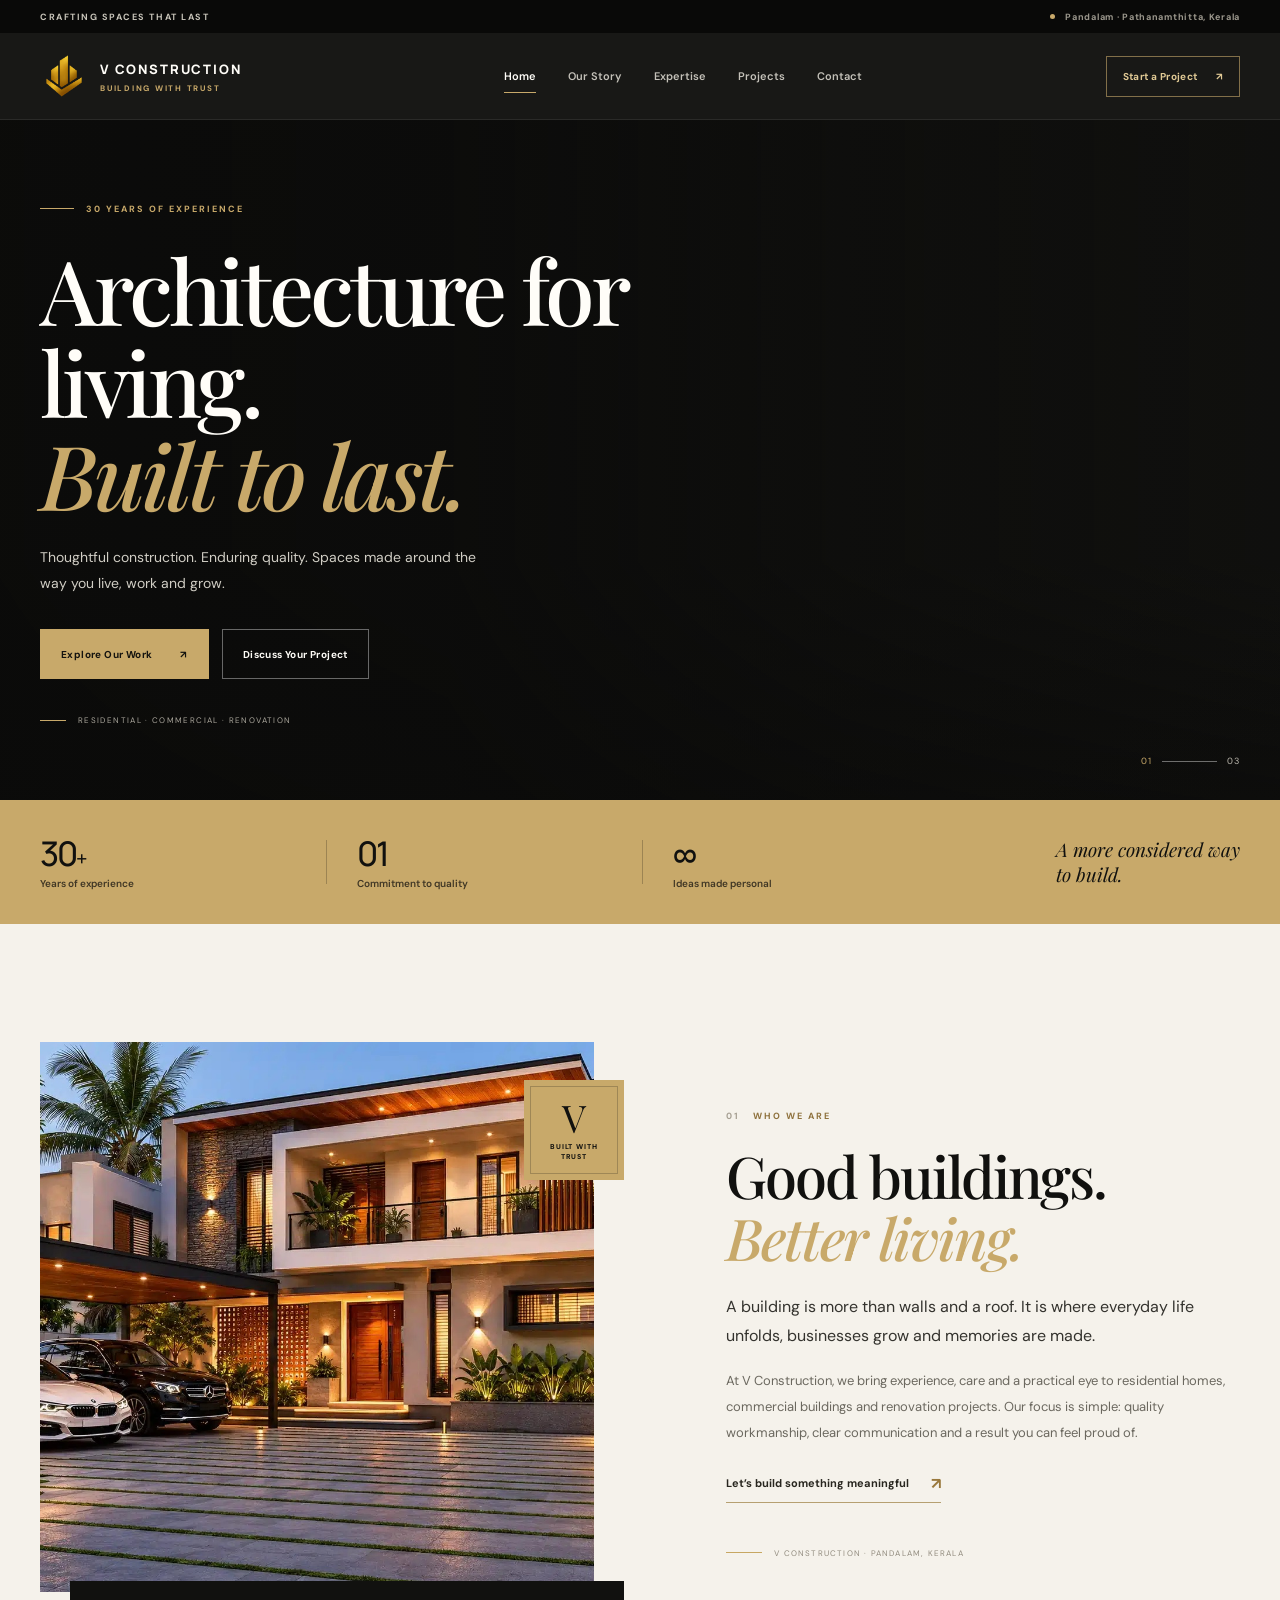
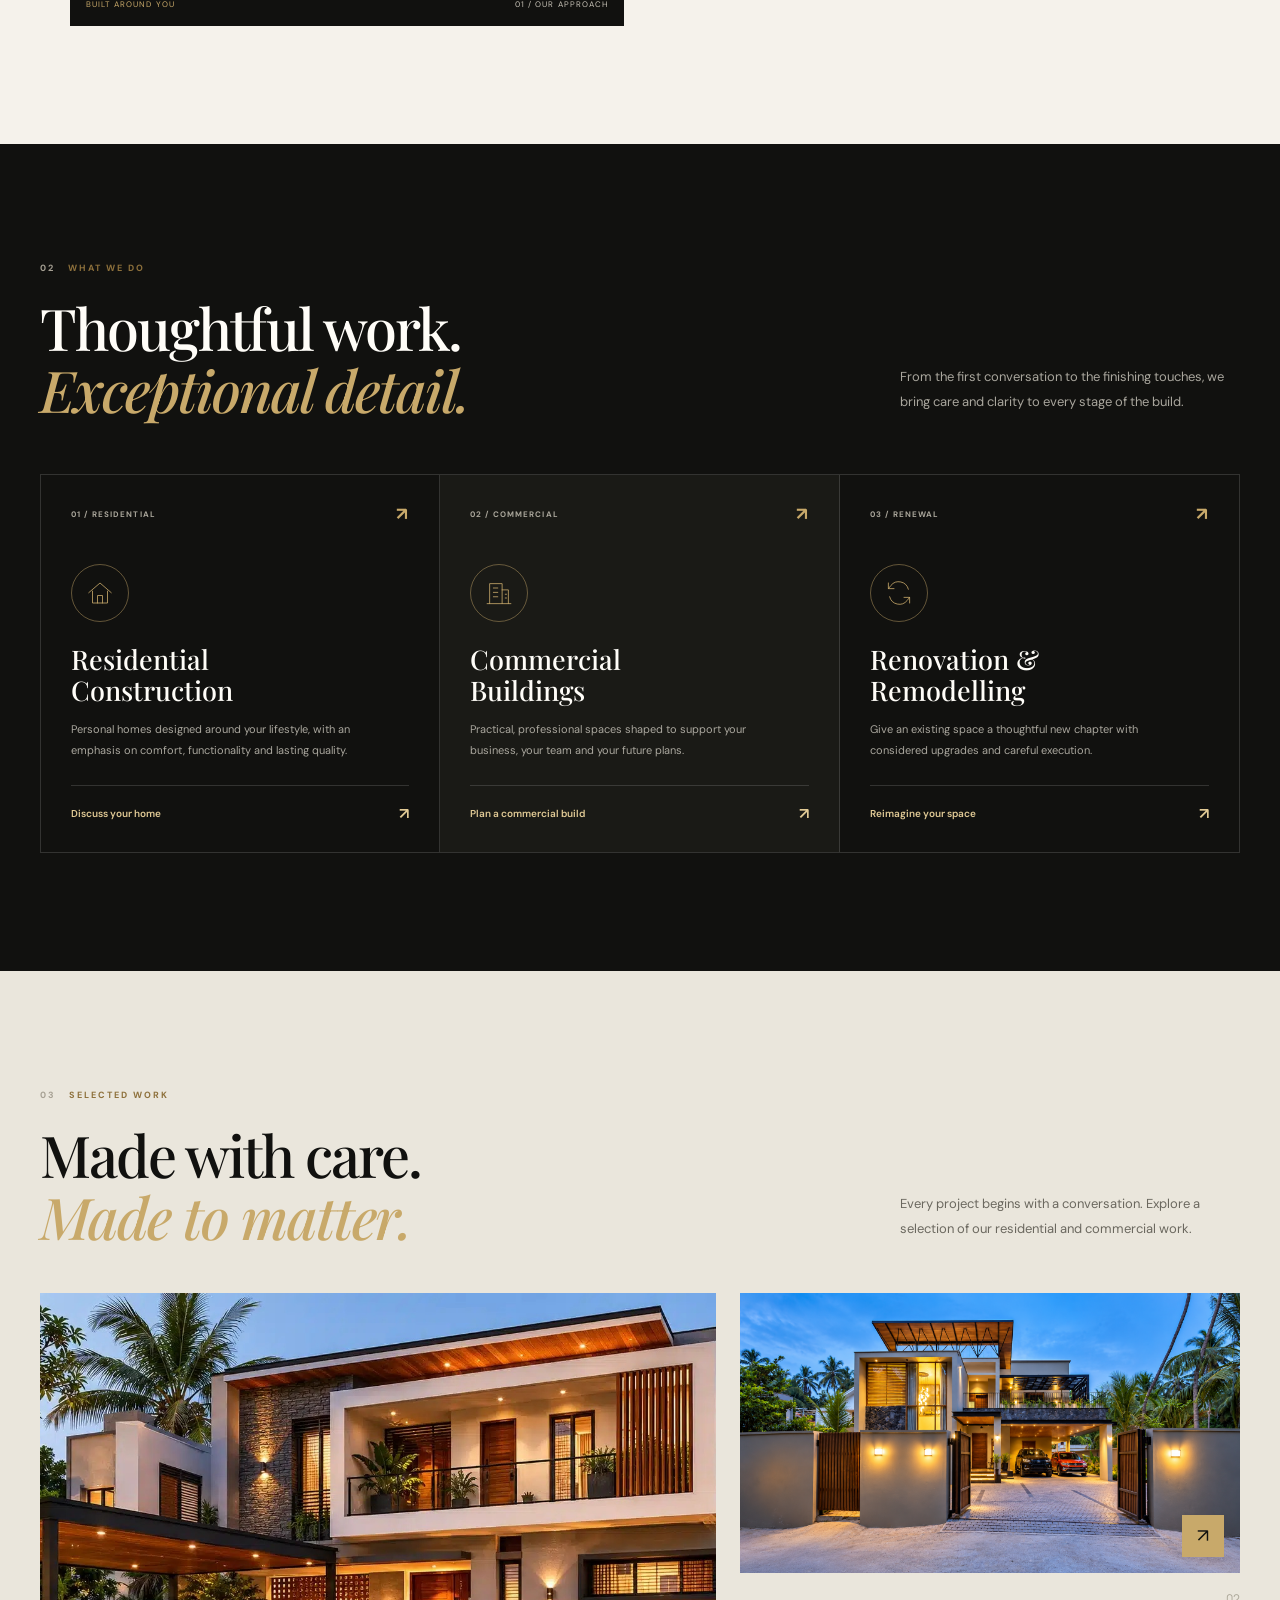
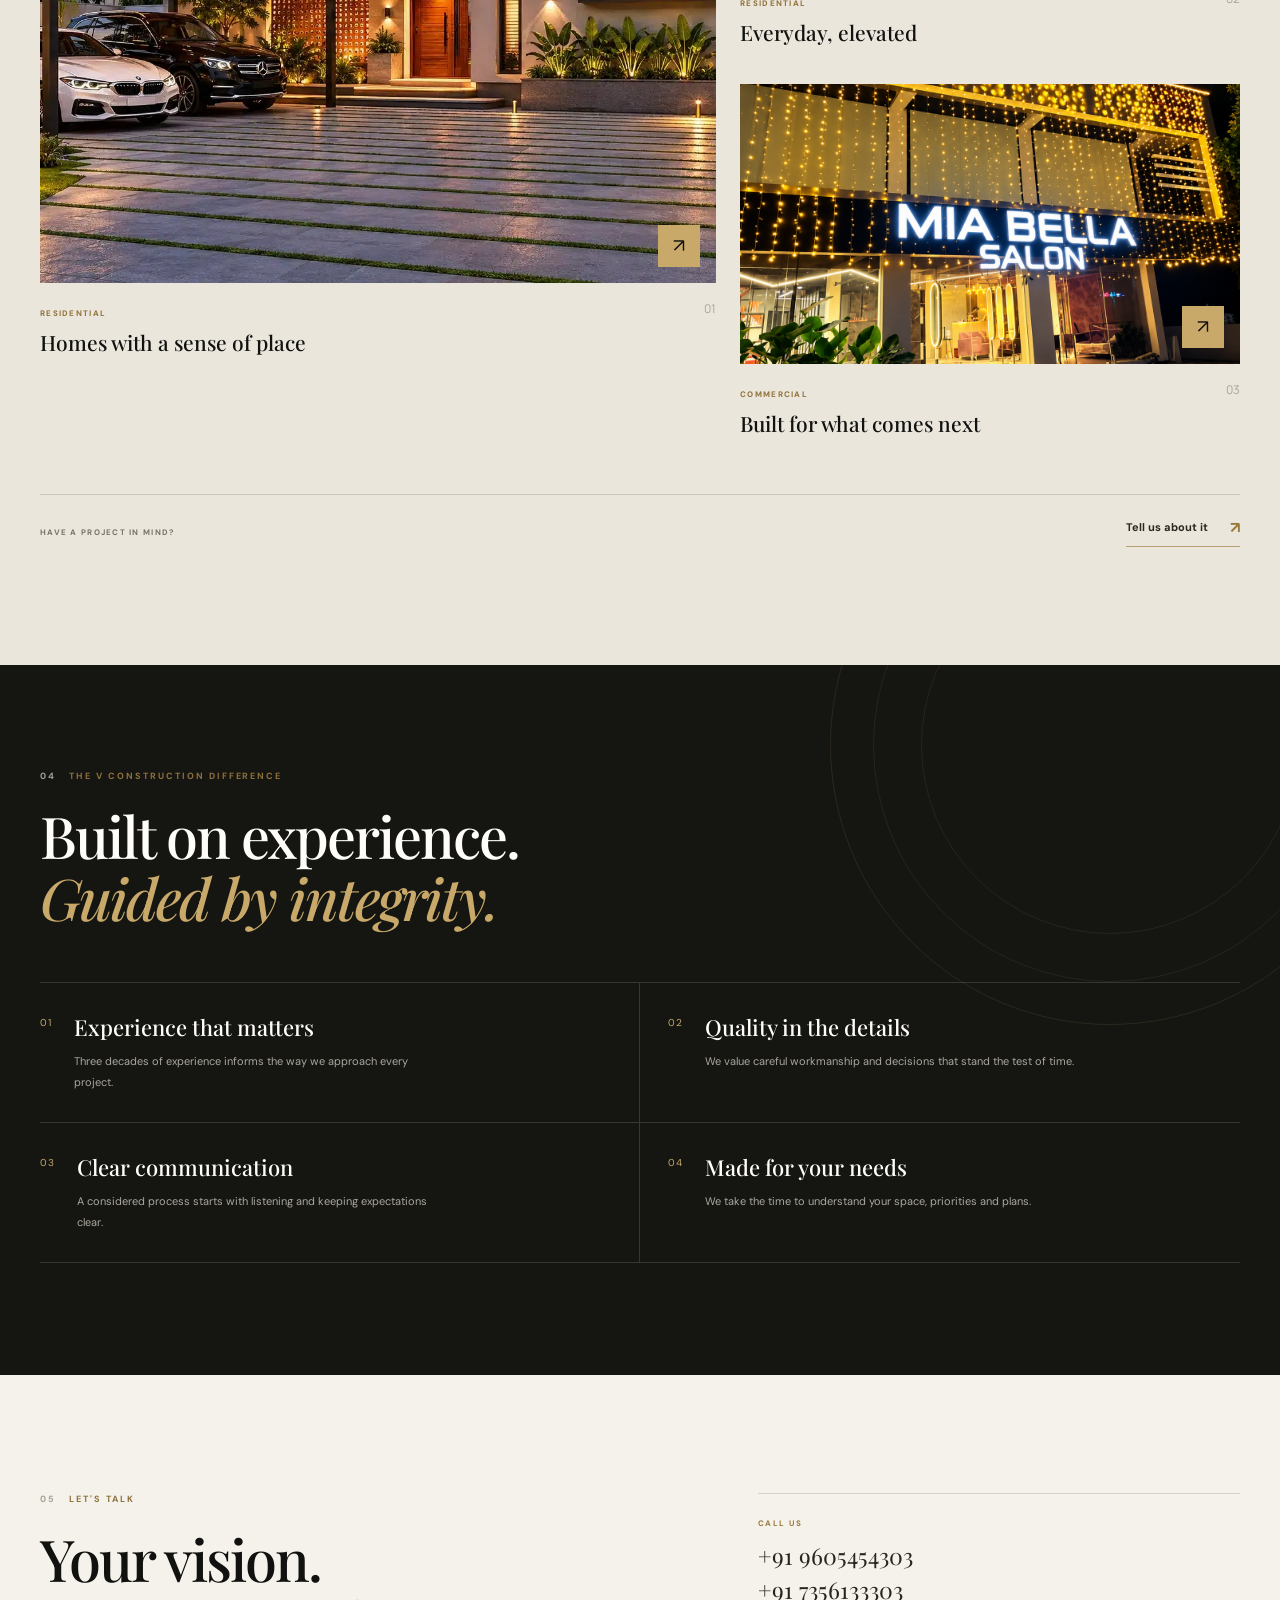
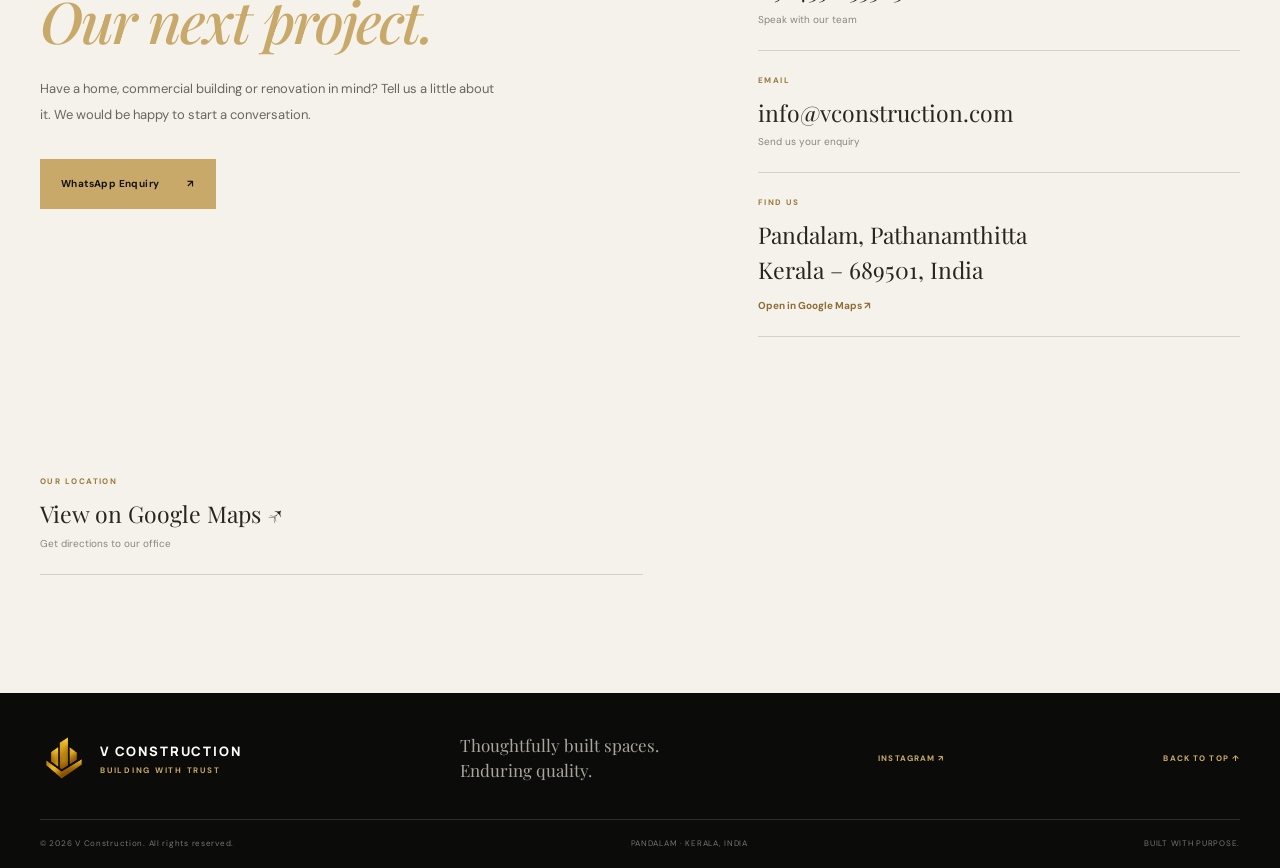
<file: index.html>
<!DOCTYPE html>
<html lang="en">
<head>
  <meta charset="UTF-8">
  <meta name="viewport" content="width=device-width, initial-scale=1.0">
  <meta name="theme-color" content="#11110f">
  <meta name="description" content="V Construction — thoughtfully built homes and commercial spaces in Pandalam, Pathanamthitta, Kerala. 30 years of experience.">
  <title>V Construction | Built With Purpose</title>
  <link rel="preconnect" href="https://fonts.googleapis.com">
  <link rel="preconnect" href="https://fonts.gstatic.com" crossorigin>
  <link href="https://fonts.googleapis.com/css2?family=DM+Sans:wght@400;500;600;700&family=Manrope:wght@400;500;600;700;800&family=Playfair+Display:wght@500;600;700&display=swap" rel="stylesheet">
  <link rel="stylesheet" href="style.css">
</head>
<body>
  <div class="announcement">
    <div class="container announcement-inner">
      <span>CRAFTING SPACES THAT LAST</span>
      <span class="announcement-right"><span class="status-dot"></span> Pandalam · Pathanamthitta, Kerala</span>
    </div>
  </div>

  <header class="site-header">
    <div class="container nav-wrap">
      <a class="brand" href="#home" aria-label="V Construction home">
        <img src="logo.png" alt="V Construction logo" class="brand-logo">
        <span class="brand-copy"><strong>V CONSTRUCTION</strong><small>BUILDING WITH TRUST</small></span>
      </a>

      <nav class="desktop-nav" aria-label="Main navigation">
        <a class="active" href="#home">Home</a>
        <a href="#about">Our Story</a>
        <a href="#services">Expertise</a>
        <a href="#projects">Projects</a>
        <a href="#contact">Contact</a>
      </nav>

      <a class="nav-cta" href="#contact">Start a Project <span aria-hidden="true">↗</span></a>

      <details class="mobile-menu">
        <summary aria-label="Open navigation menu"><span></span><span></span></summary>
        <nav aria-label="Mobile navigation">
          <a href="#home">Home</a>
          <a href="#about">Our Story</a>
          <a href="#services">Expertise</a>
          <a href="#projects">Projects</a>
          <a href="#contact">Contact</a>
          <a href="tel:9605454303">Call V Construction</a>
        </nav>
      </details>
    </div>
  </header>

  <main>
    <section class="hero" id="home">
      <div class="hero-image" role="img" aria-label="Contemporary luxury home architecture"></div>
      <div class="hero-shade"></div>
      <div class="container hero-content">
        <div class="eyebrow"><span class="eyebrow-line"></span> 30 YEARS OF EXPERIENCE</div>
        <h1>Architecture for living.<br><em>Built to last.</em></h1>
        <p class="hero-copy">Thoughtful construction. Enduring quality. Spaces made around the way you live, work and grow.</p>
        <div class="hero-actions">
          <a class="button button-gold" href="#projects">Explore Our Work <span aria-hidden="true">↗</span></a>
          <a class="button button-outline" href="#contact">Discuss Your Project</a>
        </div>
        <div class="hero-footnote"><span class="hero-footnote-line"></span><span>RESIDENTIAL · COMMERCIAL · RENOVATION</span></div>
      </div>
      <div class="hero-index"><span>01</span><span class="hero-index-line"></span><span>03</span></div>
    </section>

    <section class="trust-strip" aria-label="Company highlights">
      <div class="container trust-grid">
        <div class="trust-item"><span class="trust-number">30<span>+</span></span><span class="trust-label">Years of experience</span></div>
        <div class="trust-divider"></div>
        <div class="trust-item"><span class="trust-number">01</span><span class="trust-label">Commitment to quality</span></div>
        <div class="trust-divider"></div>
        <div class="trust-item"><span class="trust-number">∞</span><span class="trust-label">Ideas made personal</span></div>
        <div class="trust-note">A more considered way<br>to build.</div>
      </div>
    </section>

    <section class="section about-section" id="about">
      <div class="container about-grid">
        <div class="about-visual">
          <div class="about-image-frame"><img src="house1.png" alt="Residential construction project by V Construction" loading="lazy"></div>
          <div class="image-caption"><span>BUILT AROUND YOU</span><span>01 / OUR APPROACH</span></div>
          <div class="about-stamp"><span>V</span><small>BUILT WITH<br>TRUST</small></div>
        </div>
        <div class="about-copy">
          <div class="section-kicker"><span>01</span> WHO WE ARE</div>
          <h2>Good buildings.<br><em>Better living.</em></h2>
          <p class="lead">A building is more than walls and a roof. It is where everyday life unfolds, businesses grow and memories are made.</p>
          <p>At V Construction, we bring experience, care and a practical eye to residential homes, commercial buildings and renovation projects. Our focus is simple: quality workmanship, clear communication and a result you can feel proud of.</p>
          <a class="text-link" href="#contact">Let’s build something meaningful <span>↗</span></a>
          <div class="about-signoff"><span class="signoff-rule"></span><span>V CONSTRUCTION · PANDALAM, KERALA</span></div>
        </div>
      </div>
    </section>

    <section class="section services-section" id="services">
      <div class="container">
        <div class="section-heading">
          <div>
            <div class="section-kicker"><span>02</span> WHAT WE DO</div>
            <h2>Thoughtful work.<br><em>Exceptional detail.</em></h2>
          </div>
          <p>From the first conversation to the finishing touches, we bring care and clarity to every stage of the build.</p>
        </div>
        <div class="services-grid">
          <article class="service-card">
            <div class="service-top"><span>01 / RESIDENTIAL</span><span class="service-arrow">↗</span></div>
            <div class="service-icon" aria-hidden="true"><svg viewBox="0 0 48 48"><path d="M6 23.5 24 8l18 15.5M12 21v19h24V21M20 40V28h8v12"/></svg></div>
            <h3>Residential<br>Construction</h3>
            <p>Personal homes designed around your lifestyle, with an emphasis on comfort, functionality and lasting quality.</p>
            <a href="#contact" class="card-link">Discuss your home <span>↗</span></a>
          </article>
          <article class="service-card featured">
            <div class="service-top"><span>02 / COMMERCIAL</span><span class="service-arrow">↗</span></div>
            <div class="service-icon" aria-hidden="true"><svg viewBox="0 0 48 48"><path d="M9 41V9h20v32M29 19h10v22M15 16h7M15 23h7M15 30h7M34 26h2M34 32h2M5 41h38"/></svg></div>
            <h3>Commercial<br>Buildings</h3>
            <p>Practical, professional spaces shaped to support your business, your team and your future plans.</p>
            <a href="#contact" class="card-link">Plan a commercial build <span>↗</span></a>
          </article>
          <article class="service-card">
            <div class="service-top"><span>03 / RENEWAL</span><span class="service-arrow">↗</span></div>
            <div class="service-icon" aria-hidden="true"><svg viewBox="0 0 48 48"><path d="M39 18A16 16 0 0 0 11 12L7 17M7 8v9h9M9 30a16 16 0 0 0 28 6l4-5m0 9v-9h-9"/></svg></div>
            <h3>Renovation &<br>Remodelling</h3>
            <p>Give an existing space a thoughtful new chapter with considered upgrades and careful execution.</p>
            <a href="#contact" class="card-link">Reimagine your space <span>↗</span></a>
          </article>
        </div>
      </div>
    </section>

    <section class="projects-section section" id="projects">
      <div class="container">
        <div class="section-heading projects-heading">
          <div>
            <div class="section-kicker"><span>03</span> SELECTED WORK</div>
            <h2>Made with care.<br><em>Made to matter.</em></h2>
          </div>
          <p>Every project begins with a conversation. Explore a selection of our residential and commercial work.</p>
        </div>
        <div class="projects-grid">
          <article class="project-card project-large">
            <a class="project-image" href="#contact" aria-label="Enquire about residential construction"><img src="house1.png" alt="Residential home project" loading="lazy"><span class="project-open">↗</span></a>
            <div class="project-meta"><div><span class="project-type">RESIDENTIAL</span><h3>Homes with a sense of place</h3></div><span class="project-number">01</span></div>
          </article>
          <article class="project-card">
            <a class="project-image" href="#contact" aria-label="Enquire about contemporary homes"><img src="house2.png" alt="Contemporary residential project" loading="lazy"><span class="project-open">↗</span></a>
            <div class="project-meta"><div><span class="project-type">RESIDENTIAL</span><h3>Everyday, elevated</h3></div><span class="project-number">02</span></div>
          </article>
          <article class="project-card project-wide">
            <a class="project-image" href="#contact" aria-label="Enquire about commercial construction"><img src="building1.png" alt="Commercial building project" loading="lazy"><span class="project-open">↗</span></a>
            <div class="project-meta"><div><span class="project-type">COMMERCIAL</span><h3>Built for what comes next</h3></div><span class="project-number">03</span></div>
          </article>
        </div>
        <div class="projects-foot"><span>HAVE A PROJECT IN MIND?</span><a class="text-link" href="#contact">Tell us about it <span>↗</span></a></div>
      </div>
    </section>

    <section class="approach-section">
      <div class="approach-pattern"></div>
      <div class="container approach-inner">
        <div class="section-kicker"><span>04</span> THE V CONSTRUCTION DIFFERENCE</div>
        <h2>Built on experience.<br><em>Guided by integrity.</em></h2>
        <div class="approach-grid">
          <div class="approach-item"><span class="approach-no">01</span><div><h3>Experience that matters</h3><p>Three decades of experience informs the way we approach every project.</p></div></div>
          <div class="approach-item"><span class="approach-no">02</span><div><h3>Quality in the details</h3><p>We value careful workmanship and decisions that stand the test of time.</p></div></div>
          <div class="approach-item"><span class="approach-no">03</span><div><h3>Clear communication</h3><p>A considered process starts with listening and keeping expectations clear.</p></div></div>
          <div class="approach-item"><span class="approach-no">04</span><div><h3>Made for your needs</h3><p>We take the time to understand your space, priorities and plans.</p></div></div>
        </div>
      </div>
    </section>

    <section class="contact-section section" id="contact">
      <div class="container contact-grid">
        <div class="contact-intro">
          <div class="section-kicker"><span>05</span> LET'S TALK</div>
          <h2>Your vision.<br><em>Our next project.</em></h2>
          <p>Have a home, commercial building or renovation in mind? Tell us a little about it. We would be happy to start a conversation.</p>
          <a class="button button-gold" href="https://wa.me/919605454303" target="_blank" rel="noopener noreferrer">WhatsApp Enquiry <span>↗</span></a>
        </div>
        <div class="contact-details">
<div class="contact-detail">
  <span class="detail-label">CALL US</span>
  <a href="tel:+919605454303">+91 9605454303</a>
  <a href="tel:+917356133303">+91 7356133303</a>
  <span class="detail-sub">Speak with our team</span>
</div>
          <div class="contact-detail"><span class="detail-label">EMAIL</span><a href="mailto:info@vconstruction.com">info@vconstruction.com</a><span class="detail-sub">Send us your enquiry</span></div>
          <div class="contact-detail"><span class="detail-label">FIND US</span><p>Pandalam, Pathanamthitta<br>Kerala – 689501, India</p><a class="detail-map" href="https://www.google.com/maps/search/?api=1&query=V+Construction+Pandalam+Pathanamthitta+Kerala" target="_blank" rel="noopener noreferrer">Open in Google Maps ↗</a></div>
        </div>
      
<div class="contact-detail">
    <span class="detail-label">OUR LOCATION</span>
    <a href="https://maps.app.goo.gl/Ax62zCnaTqfsuidy8?g_st=ic"
       target="_blank"
       rel="noopener noreferrer">
        View on Google Maps ↗
    </a>
    <span class="detail-sub">Get directions to our office</span>
      </div>
    </section>
  </main>

  <footer class="site-footer">
    <div class="container footer-main">
      <a class="brand footer-brand" href="#home">
        <img src="logo.png" alt="V Construction logo" class="brand-logo">
        <span class="brand-copy"><strong>V CONSTRUCTION</strong><small>BUILDING WITH TRUST</small></span>
      </a>
      <p>Thoughtfully built spaces.<br>Enduring quality.</p>
      <a class="back-top"
   href="https://www.instagram.com/v_construction_official/"
   target="_blank"
   rel="noopener noreferrer">
  INSTAGRAM ↗
</a>
      <a class="back-top" href="#home">BACK TO TOP ↑</a>
    </div>
    <div class="container footer-bottom"><span>© <span id="year">2026</span> V Construction. All rights reserved.</span><span>PANDALAM · KERALA, INDIA</span><span>BUILT WITH PURPOSE.</span></div>
  </footer>
</body>
</html>
</file>
<file: style.css>
/* V Construction — Luxury responsive design system */
:root {
  --ink: #11110f;
  --ink-soft: #191916;
  --ink-card: #1d1d19;
  --gold: #c8a96a;
  --gold-light: #e1ca95;
  --paper: #f5f2eb;
  --paper-muted: #d0ccc1;
  --white: #fffdf8;
  --line-dark: rgba(255,255,255,.14);
  --line-light: rgba(24,24,20,.15);
  --serif: "Playfair Display", Georgia, serif;
  --sans: "DM Sans", Arial, sans-serif;
  --display: "Manrope", Arial, sans-serif;
  --container: 1200px;
}
* { box-sizing: border-box; }
html { scroll-behavior: smooth; scroll-padding-top: 95px; }
body { margin: 0; background: var(--paper); color: var(--ink); font-family: var(--sans); -webkit-font-smoothing: antialiased; }
img { display: block; width: 100%; }
a { color: inherit; text-decoration: none; }
button, a { -webkit-tap-highlight-color: transparent; }
.container { width: min(var(--container), calc(100% - 64px)); margin-inline: auto; }
.announcement { background: #090908; color: #c8c4b9; font-size: 9px; letter-spacing: .17em; font-weight: 700; }
.announcement-inner { display: flex; justify-content: space-between; align-items: center; min-height: 33px; gap: 20px; }
.announcement-right { color: #9c988d; letter-spacing: .08em; }
.status-dot { display: inline-block; width: 5px; height: 5px; margin: 0 8px 1px 0; border-radius: 50%; background: var(--gold); }
.site-header { position: sticky; z-index: 50; top: 0; background: rgba(17,17,15,.97); border-bottom: 1px solid rgba(255,255,255,.08); backdrop-filter: blur(16px); }
.nav-wrap { min-height: 86px; display: flex; align-items: center; justify-content: space-between; gap: 28px; }
.brand { display: inline-flex; align-items: center; gap: 12px; min-width: 220px; }
.brand-logo { width: 48px; height: 48px; object-fit: contain; }
.brand-copy { display: flex; flex-direction: column; gap: 5px; color: var(--white); }
.brand-copy strong { font-family: var(--display); font-size: 13px; letter-spacing: .14em; font-weight: 800; white-space: nowrap; }
.brand-copy small { color: var(--gold); font-size: 8px; letter-spacing: .22em; font-weight: 700; }
.desktop-nav { display: flex; align-items: center; gap: clamp(18px, 2.5vw, 36px); }
.desktop-nav a { position: relative; color: #c4c1b9; font-size: 11px; font-weight: 600; transition: color .25s ease; }
.desktop-nav a::after { content: ""; position: absolute; bottom: -10px; left: 0; width: 0; height: 1px; background: var(--gold); transition: width .25s ease; }
.desktop-nav a:hover, .desktop-nav a.active { color: var(--white); }
.desktop-nav a:hover::after, .desktop-nav a.active::after { width: 100%; }
.nav-cta { display: inline-flex; align-items: center; gap: 18px; padding: 13px 16px; border: 1px solid rgba(200,169,106,.6); color: var(--gold-light); font-size: 10px; font-weight: 700; letter-spacing: .04em; white-space: nowrap; transition: background .25s, color .25s; }
.nav-cta:hover { background: var(--gold); color: var(--ink); }
.mobile-menu { display: none; }
.hero { min-height: min(760px, 80vw); min-height: 680px; position: relative; display: flex; align-items: center; overflow: hidden; background: #11110f; color: var(--white); }
.hero-image { position: absolute; inset: 0; background-image: url("https://images.unsplash.com/photo-1600607687939-ce8a6c25118c?auto=format&fit=crop&w=2200&q=88"); background-size: cover; background-position: center 55%; transform: scale(1.015); animation: heroReveal 1.2s ease-out both; }
.hero-shade { position: absolute; inset: 0; background: linear-gradient(90deg, rgba(11,11,10,.94) 0%, rgba(11,11,10,.83) 35%, rgba(11,11,10,.45) 66%, rgba(11,11,10,.18) 100%), linear-gradient(0deg, rgba(11,11,10,.55), transparent 35%); }
.hero-content { position: relative; z-index: 2; padding-top: 40px; padding-bottom: 78px; }
.eyebrow, .section-kicker { display: flex; align-items: center; gap: 12px; color: var(--gold); font-size: 9px; font-weight: 700; letter-spacing: .22em; }
.eyebrow-line { width: 34px; height: 1px; background: var(--gold); }
.hero h1 { max-width: 790px; margin: 28px 0 24px; font-family: var(--serif); font-weight: 500; font-size: clamp(54px, 7vw, 92px); line-height: 1.03; letter-spacing: -.045em; }
h1 em, h2 em { color: var(--gold); font-weight: 500; }
.hero-copy { max-width: 465px; color: #d1cec5; font-size: 14px; line-height: 1.9; }
.hero-actions { display: flex; align-items: center; gap: 13px; margin-top: 32px; flex-wrap: wrap; }
.button { min-height: 50px; display: inline-flex; align-items: center; justify-content: center; gap: 28px; padding: 0 20px; font-size: 10px; font-weight: 700; letter-spacing: .04em; transition: transform .25s ease, background .25s ease, border-color .25s ease; }
.button:hover { transform: translateY(-2px); }
.button-gold { background: var(--gold); color: #14130f; border: 1px solid var(--gold); }
.button-gold:hover { background: var(--gold-light); border-color: var(--gold-light); }
.button-outline { border: 1px solid rgba(255,255,255,.38); color: var(--white); }
.button-outline:hover { border-color: var(--gold); color: var(--gold-light); }
.hero-footnote { position: absolute; bottom: 32px; left: 0; display: flex; align-items: center; gap: 12px; color: #aaa69c; font-size: 8px; letter-spacing: .17em; }
.hero-footnote-line { width: 26px; height: 1px; background: var(--gold); }
.hero-index { position: absolute; z-index: 2; right: max(32px, calc((100vw - var(--container))/2)); bottom: 33px; display: flex; align-items: center; gap: 10px; color: #bcb8ae; font-size: 9px; letter-spacing: .12em; }
.hero-index span:first-child { color: var(--gold); }
.hero-index-line { width: 55px; height: 1px; background: rgba(255,255,255,.4); }
.trust-strip { background: var(--gold); color: var(--ink); }
.trust-grid { display: grid; grid-template-columns: 1fr 1px 1fr 1px 1fr 1.1fr; align-items: center; gap: 30px; min-height: 124px; }
.trust-item { display: flex; flex-direction: column; gap: 3px; }
.trust-number { font-family: var(--display); font-size: 34px; font-weight: 500; line-height: 1.15; letter-spacing: -.06em; }
.trust-number span { font-size: 20px; }
.trust-label { font-size: 10px; font-weight: 600; color: #403725; }
.trust-divider { height: 44px; background: rgba(17,17,15,.24); }
.trust-note { justify-self: end; font-family: var(--serif); font-size: 19px; line-height: 1.3; font-style: italic; }
.section { padding: 118px 0; }
.about-section { background: var(--paper); }
.about-grid { display: grid; grid-template-columns: 1fr .88fr; gap: clamp(54px, 8vw, 112px); align-items: center; }
.about-visual { position: relative; padding: 0 30px 34px 0; }
.about-image-frame { height: 550px; overflow: hidden; background: #ded9cd; }
.about-image-frame img { height: 100%; object-fit: cover; transition: transform .7s ease; }
.about-image-frame:hover img { transform: scale(1.035); }
.image-caption { position: absolute; bottom: 0; left: 30px; right: 0; min-height: 45px; padding: 0 16px; display: flex; align-items: center; justify-content: space-between; background: var(--ink); color: #c8c3b7; font-size: 8px; letter-spacing: .13em; }
.image-caption span:first-child { color: var(--gold); }
.about-stamp { position: absolute; right: 0; top: 38px; width: 100px; height: 100px; display: flex; flex-direction: column; align-items: center; justify-content: center; background: var(--gold); color: var(--ink); outline: 1px solid rgba(17,17,15,.22); outline-offset: -7px; }
.about-stamp span { font-family: var(--serif); font-size: 38px; line-height: 1; }
.about-stamp small { margin-top: 5px; font-size: 7px; line-height: 1.35; text-align: center; letter-spacing: .12em; font-weight: 800; }
.section-kicker { gap: 13px; color: #8e713c; }
.section-kicker span { color: #a6a093; font-size: 9px; }
h2 { margin: 22px 0 25px; font-family: var(--serif); font-size: clamp(40px, 4.5vw, 61px); font-weight: 500; line-height: 1.08; letter-spacing: -.035em; }
.about-copy .lead { margin: 0 0 17px; color: #34332e; font-size: 16px; line-height: 1.8; }
.about-copy > p:not(.lead) { margin: 0; color: #6b685f; font-size: 13px; line-height: 2; }
.text-link { display: inline-flex; align-items: center; gap: 22px; padding-bottom: 8px; border-bottom: 1px solid #b6a071; color: #28261f; font-size: 11px; font-weight: 700; margin-top: 27px; transition: color .2s; }
.text-link span { color: #99783c; font-size: 16px; }
.text-link:hover { color: #9a7737; }
.about-signoff { display: flex; align-items: center; gap: 12px; margin-top: 45px; color: #918b7e; font-size: 8px; letter-spacing: .15em; }
.signoff-rule { width: 36px; height: 1px; background: #c7a762; }
.services-section { background: var(--ink); color: var(--white); }
.section-heading { display: flex; align-items: end; justify-content: space-between; gap: 40px; margin-bottom: 54px; }
.section-heading h2 { margin-bottom: 0; }
.section-heading > p { max-width: 340px; margin: 0 0 6px; color: #a9a69d; font-size: 13px; line-height: 1.9; }
.services-grid { display: grid; grid-template-columns: repeat(3, 1fr); border-top: 1px solid var(--line-dark); border-bottom: 1px solid var(--line-dark); }
.service-card { min-height: 370px; padding: 27px 30px 28px; border-right: 1px solid var(--line-dark); display: flex; flex-direction: column; transition: background .3s ease; }
.service-card:first-child { border-left: 1px solid var(--line-dark); }
.service-card:hover, .service-card.featured { background: #1a1a16; }
.service-top { display: flex; justify-content: space-between; align-items: center; color: #aaa69b; font-size: 8px; font-weight: 700; letter-spacing: .14em; }
.service-arrow { color: var(--gold); font-size: 18px; }
.service-icon { width: 58px; height: 58px; display: grid; place-items: center; margin: 38px 0 22px; border: 1px solid rgba(200,169,106,.45); border-radius: 50%; }
.service-icon svg { width: 30px; height: 30px; fill: none; stroke: var(--gold); stroke-width: 1.3; stroke-linecap: round; stroke-linejoin: round; }
.service-card h3 { margin: 0 0 13px; font-family: var(--serif); font-size: 27px; font-weight: 500; line-height: 1.15; }
.service-card p { max-width: 300px; margin: 0 0 24px; color: #aaa79e; font-size: 11px; line-height: 1.9; }
.card-link { display: flex; justify-content: space-between; align-items: center; gap: 12px; margin-top: auto; padding-top: 17px; border-top: 1px solid var(--line-dark); color: var(--gold-light); font-size: 10px; font-weight: 600; }
.card-link span { font-size: 16px; }
.projects-section { background: #eae6dc; }
.projects-heading { margin-bottom: 45px; }
.projects-heading > p { color: #6b685f; }
.projects-grid { display: grid; grid-template-columns: 1.15fr .85fr; gap: 38px 24px; align-items: start; }
.project-card { min-width: 0; }
.project-large { grid-row: span 2; }
.project-image { position: relative; display: block; height: 280px; overflow: hidden; background: #d5d0c4; }
.project-large .project-image { height: 590px; }
.project-wide { grid-column: 2; }
.project-image img { width: 100%; height: 100%; object-fit: cover; transition: transform .7s cubic-bezier(.2,.7,.2,1), filter .4s; }
.project-image:hover img { transform: scale(1.045); filter: brightness(.82); }
.project-open { position: absolute; right: 16px; bottom: 16px; display: grid; place-items: center; width: 42px; height: 42px; background: var(--gold); color: var(--ink); font-size: 19px; transition: transform .25s; }
.project-image:hover .project-open { transform: rotate(45deg); }
.project-meta { display: flex; justify-content: space-between; gap: 20px; padding: 17px 0 0; }
.project-type { color: #92733c; font-size: 8px; letter-spacing: .16em; font-weight: 800; }
.project-meta h3 { margin: 7px 0 0; font-family: var(--serif); font-size: 21px; font-weight: 500; }
.project-number { color: #aaa496; font-family: var(--display); font-size: 12px; }
.projects-foot { display: flex; justify-content: space-between; align-items: center; margin-top: 57px; padding-top: 22px; border-top: 1px solid var(--line-light); }
.projects-foot > span { color: #777267; font-size: 8px; font-weight: 700; letter-spacing: .16em; }
.projects-foot .text-link { margin-top: 0; }
.approach-section { position: relative; overflow: hidden; padding: 105px 0 112px; background: #151512; color: var(--white); }
.approach-pattern { position: absolute; top: -200px; right: -110px; width: 560px; height: 560px; border: 1px solid rgba(200,169,106,.12); border-radius: 50%; }
.approach-pattern::before, .approach-pattern::after { content: ""; position: absolute; inset: 42px; border: 1px solid rgba(200,169,106,.1); border-radius: 50%; }
.approach-pattern::after { inset: 90px; }
.approach-inner { position: relative; }
.approach-inner > h2 { margin-bottom: 54px; }
.approach-grid { display: grid; grid-template-columns: repeat(2, 1fr); border-top: 1px solid var(--line-dark); }
.approach-item { display: flex; gap: 22px; padding: 29px 28px 29px 0; border-bottom: 1px solid var(--line-dark); }
.approach-item:nth-child(odd) { border-right: 1px solid var(--line-dark); }
.approach-item:nth-child(even) { padding-left: 28px; }
.approach-no { color: var(--gold); font-size: 10px; letter-spacing: .1em; padding-top: 4px; }
.approach-item h3 { margin: 0 0 9px; font-family: var(--serif); font-size: 22px; font-weight: 500; }
.approach-item p { max-width: 370px; margin: 0; color: #aaa79e; font-size: 11px; line-height: 1.9; }
.contact-section { background: var(--paper); }
.contact-grid { display: grid; grid-template-columns: 1fr .8fr; gap: clamp(55px, 9vw, 125px); }
.contact-intro > p { max-width: 460px; color: #69665e; font-size: 13px; line-height: 2; margin: 0 0 28px; }
.contact-intro .button { margin-top: 3px; }
.contact-details { border-top: 1px solid var(--line-light); }
.contact-detail { display: flex; flex-direction: column; align-items: flex-start; padding: 24px 0; border-bottom: 1px solid var(--line-light); }
.detail-label { margin-bottom: 11px; color: #9b7b41; font-size: 8px; font-weight: 800; letter-spacing: .18em; }
.contact-detail > a:not(.detail-map), .contact-detail > p { margin: 0; color: #26251f; font-family: var(--serif); font-size: 23px; line-height: 1.5; }
.contact-detail > a:not(.detail-map) { overflow-wrap: anywhere; }
.detail-sub { margin-top: 5px; color: #8b867a; font-size: 10px; }
.detail-map { margin-top: 12px; color: #8c6d35; font-size: 10px; font-weight: 700; }
.site-footer { padding: 40px 0 0; background: #0b0b0a; color: var(--white); }
.footer-main { display: flex; align-items: center; justify-content: space-between; gap: 30px; padding-bottom: 35px; }
.footer-brand { min-width: 0; }
.footer-main > p { margin: 0; color: #aaa69b; font-family: var(--serif); font-size: 17px; line-height: 1.5; }
.back-top { color: var(--gold); font-size: 8px; letter-spacing: .14em; font-weight: 800; }
.footer-bottom { display: flex; justify-content: space-between; gap: 18px; padding: 18px 0 20px; border-top: 1px solid var(--line-dark); color: #79766e; font-size: 8px; letter-spacing: .09em; }
@keyframes heroReveal { from { opacity: .6; transform: scale(1.06); } to { opacity: 1; transform: scale(1.015); } }
@media (min-width: 1500px) { .hero { min-height: 740px; } }
@media (max-width: 1050px) {
  .container { width: min(var(--container), calc(100% - 44px)); }
  .nav-wrap { gap: 18px; }
  .brand { min-width: 190px; }
  .brand-logo { width: 42px; height: 42px; }
  .brand-copy strong { font-size: 11px; }
  .desktop-nav { gap: 17px; }
  .desktop-nav a { font-size: 10px; }
  .nav-cta { padding: 12px; gap: 10px; font-size: 9px; }
  .about-grid { gap: 55px; }
  .about-image-frame { height: 480px; }
  .service-card { padding-inline: 22px; }
  .project-large .project-image { height: 540px; }
}
@media (max-width: 780px) {
  html { scroll-padding-top: 72px; }
  .container { width: calc(100% - 38px); }
  .announcement-inner { min-height: 30px; font-size: 7px; letter-spacing: .12em; }
  .announcement-right { font-size: 7px; }
  .nav-wrap { min-height: 72px; gap: 12px; }
  .brand { gap: 8px; min-width: 0; }
  .brand-logo { width: 39px; height: 39px; }
  .brand-copy strong { font-size: 10px; letter-spacing: .1em; }
  .brand-copy small { font-size: 7px; letter-spacing: .14em; }
  .desktop-nav, .nav-cta { display: none; }
  .mobile-menu { display: block; position: relative; margin-left: auto; }
  .mobile-menu summary { list-style: none; width: 42px; height: 42px; display: flex; flex-direction: column; justify-content: center; align-items: center; gap: 6px; border: 1px solid rgba(200,169,106,.5); cursor: pointer; }
  .mobile-menu summary::-webkit-details-marker { display: none; }
  .mobile-menu summary span { display: block; width: 17px; height: 1px; background: var(--gold); }
  .mobile-menu nav { position: absolute; top: calc(100% + 15px); right: 0; width: min(280px, calc(100vw - 38px)); display: flex; flex-direction: column; padding: 9px 18px; background: #171714; border: 1px solid rgba(200,169,106,.28); box-shadow: 0 18px 35px rgba(0,0,0,.25); }
  .mobile-menu nav a { padding: 14px 0; color: #e6e1d7; border-bottom: 1px solid rgba(255,255,255,.09); font-size: 12px; }
  .mobile-menu nav a:last-child { color: var(--gold); border-bottom: 0; }
  .hero { min-height: 650px; min-height: min(720px, calc(100svh - 100px)); align-items: center; }
  .hero-image { background-position: 58% center; }
  .hero-shade { background: linear-gradient(90deg, rgba(11,11,10,.88), rgba(11,11,10,.58) 75%, rgba(11,11,10,.4)), linear-gradient(0deg, rgba(11,11,10,.6), transparent 40%); }
  .hero-content { padding-top: 30px; padding-bottom: 78px; }
  .eyebrow { font-size: 8px; letter-spacing: .17em; }
  .hero h1 { margin: 24px 0 20px; font-size: clamp(46px, 10vw, 68px); }
  .hero-copy { max-width: 390px; font-size: 13px; line-height: 1.8; }
  .hero-actions { gap: 10px; margin-top: 25px; }
  .button { min-height: 47px; padding-inline: 15px; gap: 18px; font-size: 9px; }
  .hero-footnote { bottom: 25px; font-size: 7px; letter-spacing: .12em; }
  .hero-index { display: none; }
  .trust-grid { grid-template-columns: repeat(3, 1fr); gap: 12px; min-height: 112px; padding-block: 22px; }
  .trust-divider, .trust-note { display: none; }
  .trust-number { font-size: 30px; }
  .trust-label { max-width: 110px; font-size: 9px; line-height: 1.5; }
  .section { padding: 78px 0; }
  .about-grid { grid-template-columns: 1fr; gap: 45px; }
  .about-visual { padding-right: 22px; }
  .about-image-frame { height: clamp(330px, 92vw, 500px); }
  .image-caption { left: 22px; min-height: 40px; padding-inline: 11px; font-size: 7px; }
  .about-stamp { top: 24px; width: 78px; height: 78px; }
  .about-stamp span { font-size: 29px; }
  .about-stamp small { font-size: 6px; }
  h2 { margin: 18px 0 20px; font-size: clamp(39px, 9vw, 54px); }
  .about-copy .lead { font-size: 15px; }
  .about-copy > p:not(.lead) { font-size: 12px; }
  .about-signoff { margin-top: 30px; }
  .section-heading { display: block; margin-bottom: 34px; }
  .section-heading > p { margin-top: 20px; font-size: 12px; }
  .services-grid { grid-template-columns: 1fr; }
  .service-card, .service-card:first-child { min-height: 0; padding: 24px 20px; border-left: 1px solid var(--line-dark); border-right: 1px solid var(--line-dark); border-bottom: 1px solid var(--line-dark); }
  .service-card:last-child { border-bottom: 0; }
  .service-icon { margin: 25px 0 17px; }
  .service-card h3 { font-size: 26px; }
  .service-card p { max-width: 440px; margin-bottom: 20px; }
  .projects-grid { grid-template-columns: 1fr 1fr; gap: 28px 14px; }
  .project-large { grid-row: auto; grid-column: 1 / -1; }
  .project-large .project-image { height: clamp(300px, 76vw, 460px); }
  .project-image { height: clamp(180px, 48vw, 260px); }
  .project-wide { grid-column: auto; }
  .project-meta { padding-top: 12px; gap: 8px; }
  .project-meta h3 { font-size: 17px; line-height: 1.25; }
  .project-type { font-size: 7px; }
  .project-number { font-size: 10px; }
  .project-open { right: 10px; bottom: 10px; width: 34px; height: 34px; }
  .projects-foot { margin-top: 35px; align-items: flex-start; gap: 15px; }
  .projects-foot > span { padding-top: 7px; font-size: 7px; }
  .projects-foot .text-link { gap: 9px; font-size: 10px; white-space: nowrap; }
  .approach-section { padding: 78px 0; }
  .approach-inner > h2 { margin-bottom: 35px; }
  .approach-grid { grid-template-columns: 1fr; }
  .approach-item, .approach-item:nth-child(even) { padding: 22px 0; border-right: 0; }
  .approach-item h3 { font-size: 21px; }
  .approach-item p { font-size: 11px; }
  .contact-grid { grid-template-columns: 1fr; gap: 42px; }
  .contact-intro > p { font-size: 12px; }
  .contact-detail { padding: 20px 0; }
  .contact-detail > a:not(.detail-map), .contact-detail > p { font-size: 21px; }
  .footer-main { flex-wrap: wrap; gap: 22px; }
  .footer-main > p { margin-left: auto; font-size: 15px; }
  .footer-bottom { flex-wrap: wrap; font-size: 7px; line-height: 1.6; }
  .footer-bottom span:last-child { display: none; }
}
@media (max-width: 420px) {
  .container { width: calc(100% - 30px); }
  .announcement-inner { gap: 8px; }
  .announcement-right { letter-spacing: .02em; }
  .brand-logo { width: 34px; height: 34px; }
  .brand-copy strong { font-size: 9px; }
  .brand-copy small { font-size: 6px; }
  .hero { min-height: 610px; }
  .hero h1 { font-size: clamp(42px, 11vw, 51px); }
  .hero-copy { font-size: 12px; }
  .hero-actions { align-items: stretch; flex-direction: column; max-width: 240px; }
  .button { justify-content: space-between; }
  .hero-footnote { font-size: 6px; letter-spacing: .08em; }
  .trust-grid { gap: 7px; }
  .trust-number { font-size: 27px; }
  .trust-label { font-size: 8px; }
  .projects-grid { grid-template-columns: 1fr; }
  .project-large, .project-wide { grid-column: auto; }
  .project-large .project-image, .project-image { height: 265px; }
  .projects-foot { flex-direction: column; }
  .footer-main { align-items: flex-start; }
  .footer-main > p { width: 100%; margin-left: 0; }
  .back-top { margin-top: 5px; }
}
@media (prefers-reduced-motion: reduce) {
  *, *::before, *::after { scroll-behavior: auto !important; animation-duration: .01ms !important; animation-iteration-count: 1 !important; transition-duration: .01ms !important; }
}
</file>
